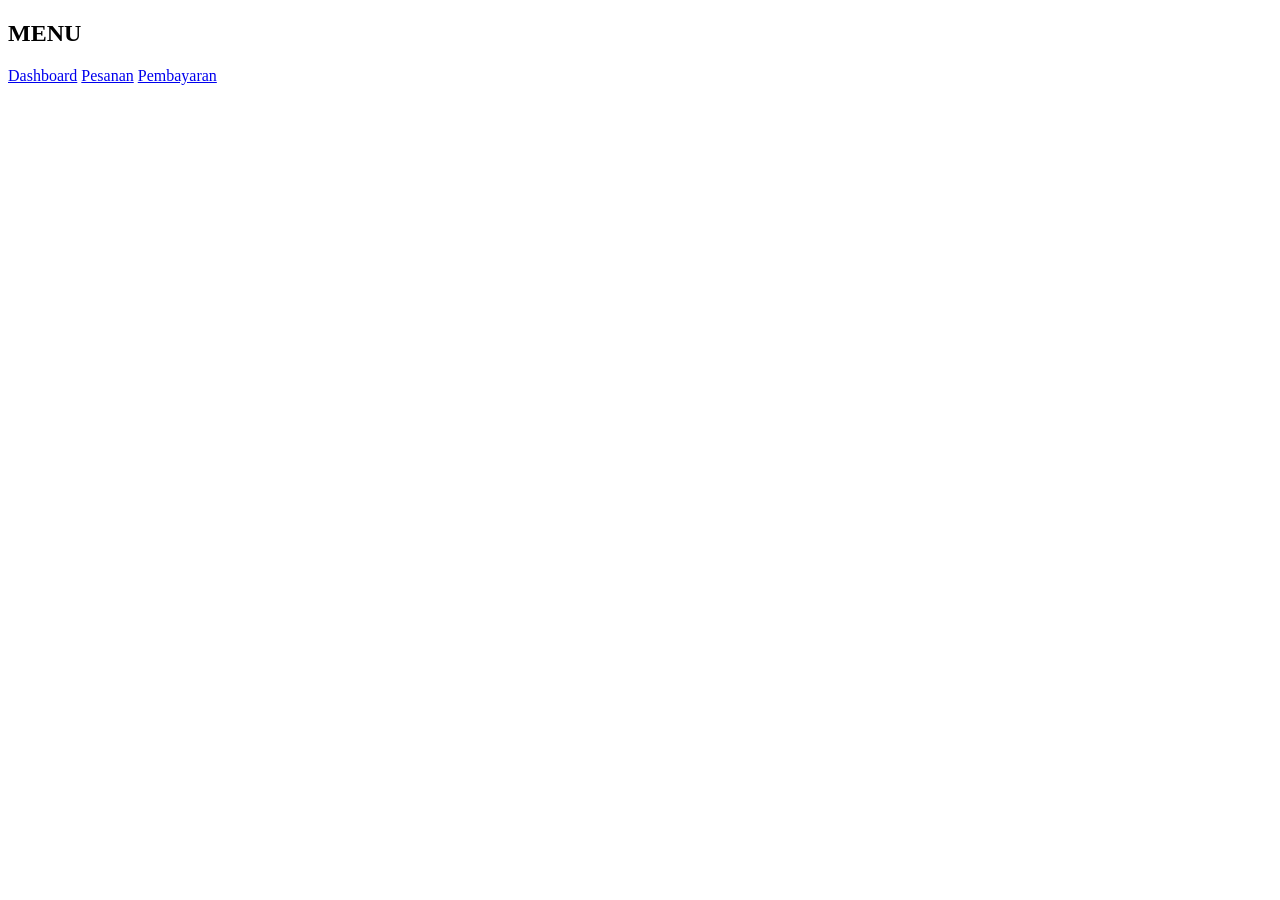
<file: Laundry/templates/admin.html>
<!DOCTYPE html>
<html lang="en">
<head>
    <meta charset="UTF-8">
    <meta name="viewport" content="width=device-width, initial-scale=1.0">
    <title>Document</title>
</head>
<body>
    <aside class="sidebar" id="sidebar">
        <!-- SIDEBAR -->
        <div class="dashboard">
            <h2>MENU</h2>
            <a href="admin?page=dashboardpage" class="active">Dashboard</a>
            <a href="admin?page=orderdashboard" >Pesanan</a>
            <a href="admin?page=paymentdashboard">Pembayaran</a>
        </div>
    </aside>
</body>
</html>
</file>
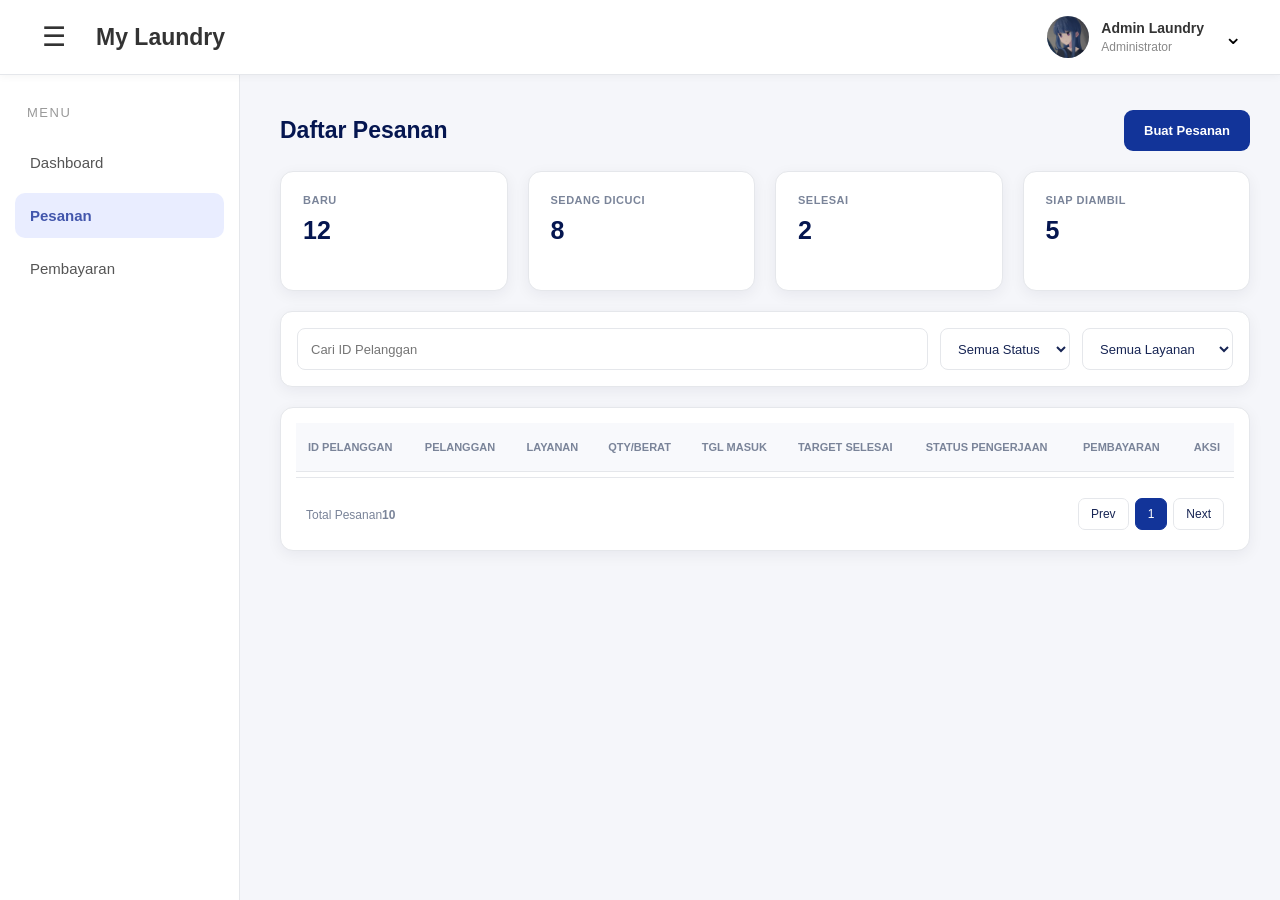
<file: Laundry/templates/pesanan.html>
<!DOCTYPE html>
<html lang="en">
<head>
    <meta charset="UTF-8">
    <meta name="viewport" content="width=device-width, initial-scale=1.0">
    <title>Pesanan</title>
    <link rel="stylesheet" href="../static/css/pesanan.css">
    <link rel="stylesheet" href="../static/css/pengaturan-modal.css">
</head>
<body>
    <!-- PROFILE -->
    <header>
        <div class="header-kiri">
            <button class="menu-button" onclick="bukatutupsidebar()">☰</button>
            <h2>
                My Laundry
            </h2>
        </div>

        <div class="profile">
            <div class="foto-profile">
                <img src="../static/image/Rin Shima (志摩 リン).jpe" alt="potopropil">
            </div>

            <div class="info-profile">
                <span>Admin Laundry</span>
                <small>Administrator</small>
            </div>
            <button class="profile-button" onclick="bukatutupprofile()">⌄</button>
            <div class="profile-page" id="profiledropdown">
                <a href="javascript:void(0)" onclick="bukaModalPengaturan()">Pengaturan</a>
                <a href="/register">Log Out</a>
            </div>
        </div>
    </header>


    <!-- SIDEBAR -->
    <div class="sidebar" id="sidebar">
            <h2>MENU</h2>
            <a href="/dashboardpage" >Dashboard</a>
            <a href="/orderdashboard" class="active" >Pesanan</a>
            <a href="/paymentdashboard">Pembayaran</a>

        </div>
    <!-- Main -->
    <main class="pesanan-content" id="Konten">
        <!-- Kotak Kotak konten -->
        <h3>Daftar Pesanan</h3>
        <div class="order-button">
            <button>Buat Pesanan</button>
        </div>

        <div class="information-box">
            <span><strong>BARU</strong></span>
            <p>12</p>
        </div>

        <div class="information-box">
            <span><strong>SEDANG DICUCI</strong></span>
            <p>8</p>
        </div>

        <div class="information-box">
            <span><strong>SELESAI</strong></span>
            <p>2</p>
        </div>

        <div class="information-box">
            <span><strong>SIAP DIAMBIL</strong></span>
            <p>5</p>
        </div>

        <div class="filter-box">
            <input type="search" name="" id="" placeholder="Cari ID Pelanggan">
            <div>
                <select name="" id="">
                    <option value="all-status">Semua Status</option>
                    <option value="baru">Baru</option>
                    <option value="diproses">Diproses</option>
                    <option value="selesai">Packing</option>
                    <option value="siap diambil">Siap Diambil</option>
                </select>
            </div>
            <div>
                <select name="" id="">
                    <option value="all-service">Semua Layanan</option>
                    <option value="baru">Laundry</option>
                    <option value="diproses">Setrika</option>
                    <option value="selesai">Setrika + Laundry   </option>
                    <option value="siap diambil">Siap Diambil</option>
                </select>
            </div>
        </div>

        <div class="tabel-container">
            <div class="">
                <table class="table-detail">
                    <thead>
                        <tr class="table-row">
                            <th class="column">ID PELANGGAN</th>
                            <th class="column">PELANGGAN</th>
                            <th class="column">LAYANAN</th>
                            <th class="column">QTY/BERAT</th>
                            <th class="column">TGL MASUK</th>
                            <th class="column">TARGET SELESAI</th>
                            <th class="column">STATUS PENGERJAAN</th>
                            <th class="column">PEMBAYARAN</th>
                            <th class="column-btn">AKSI</th>
                        </tr>
                    </thead>

                    <tbody class="order-detail">
                        <!-- DYNAMIC CONTENT PYTHON -->
                    </tbody>
                </table>
            </div>

            <div class="page-container">
                <div class="page-info">
                    <span>Total Pesanan<strong>10</strong></span>
                </div>

                <div class="page-button">
                    <button class="button-page">Prev</button>
                    <a href="" class="button-page-active">1</a>
                    <button class="button-page">Next</button>
                </div>

            </div>
        </div>
    </main>

    <!-- BUAT PESANAN BARU -->
    <div class="new-order">
        <div class="">
            <form action="" class="form-order">
                <h3>Input Pesanan Baru</h3>
                <div class="customer-name">
                    <label>NAMA PELANGGAN</label>
                    <input type="text" name="" id="" placeholder="Contoh : Budi Santoso">
                </div>

                <div class="customer-telp">
                    <label>NO. WHATSAPP</label>                   
                    <input type="text" name="" id="" placeholder="Contoh : 085692991035">
                </div>

                <div class="layanan-berat">
                    <div class="layanan">
                        <label for="">LAYANAN</label>
                        <select name="" id="">
                            <option value="setrika">Setrika</option>
                            <option value="cuci">Laundry</option>
                            <option value="setrika-laundry">Setrika + Laundry</option>
                        </select>
                    </div>

                    <div class="berat-order">
                        <label for="">BERAT (KG)</label>
                        <input type="number" name="" id="" placeholder="5.0">
                    </div>
                </div>

                <div class="biaya-status">
                    <div class="biaya">
                        <label>BIAYA ESTIMASI</label>
                        estimasi harga
                    </div>

                    <div class="status-pembayaran">
                        <label>STATUS PEMBAYARAN</label>
                        <select name="" id="">
                            <option value="lunas">Lunas</option>
                            <option value="belum-dibayar">Belum Lunas</option>
                        </select>
                    </div>
                </div>

                <div class="button-new-order">
                    <button type="button" class="cancel-btn">
                        Batal
                    </button>
                    <button type="submit" class="save-btn">
                        Simpan Pesanan
                    </button>
                </div>
            </form>
        </div>
    </div>

    <!-- DETAIL ORDER -->
    <div class="detail-order">
        <div class="id-order">
            <span><strong>ID-Order</strong></span>
            <span>Detail Pesanan</span>
        </div>

        <div class="detail-order-customer">
            <span>Pelanggan</span>
            <span><strong>--</strong></span>
        </div>
        
        <div class="detail-order-layanan">
            <span>Layanan / Berat</span>
            <div class="berat-layanan">
                <span><strong>--</strong></span>
                <span><strong>--</strong></span>
            </div>
        </div>

        <div class="detail-order-tanggal-masuk">
            <span>Tanggal Masuk</span>
            <span><strong>--</strong></span>
        </div>

        <div class="detail-order-target-selesai">
            <span>Target Selesai</span>
            <span><strong>--</strong></span>
        </div>

        <div class="detail-order-status">
            <span>Status Pengerjaan</span>
            <span><strong>--</strong></span>
        </div>

        <div class="detail-order-tagihan">
            <span>Total Tagihan</span>
            <span><strong>--</strong></span>
        </div>
        
        <div class="note">
            <span>--</span>
        </div>

        <div class="detail-order-button">
            <button type="button" class="detail-order-button-close">
                Tutup
            </button>
        </div>
    </div>
    
    <!-- ========================================== -->
    <!-- MODAL POPUP PENGATURAN ADMIN (HAMPIR FULL) -->
    <!-- ========================================== -->
    <div class="modal-settings-overlay" id="modalSettings">
        <div class="modal-settings-container">
            
            <!-- HEADER MODAL -->
            <div class="modal-settings-header">
                <div>
                    <h3>Pengaturan Admin</h3>
                    <p>Kelola profil, keamanan, tarif layanan, dan preferensi sistem</p>
                </div>
                <button class="close-settings-btn" onclick="tutupModalPengaturan()">&times;</button>
            </div>

            <!-- BODY MODAL (SIDEBAR TAB & KONTEN TAB) -->
            <div class="modal-settings-body">
                
                <!-- NAVIGATION TAB KIRI -->
                <nav class="settings-sidebar">
                    <button class="tab-link active" onclick="switchTab(event, 'tab-profil')">
                        <span> Profil Admin</span>
                    </button>
                    <button class="tab-link" onclick="switchTab(event, 'tab-keamanan')">
                        <span> Keamanan & Sandi</span>
                    </button>
                    <button class="tab-link" onclick="switchTab(event, 'tab-tarif')">
                        <span> Tarif & Layanan</span>
                    </button>
                    <button class="tab-link" onclick="switchTab(event, 'tab-notifikasi')">
                        <span> Notifikasi</span>
                    </button>
                </nav>

                <!-- KONTEN TAB KANAN -->
                <div class="settings-content">
                    
                    <!-- TAB 1: PROFIL -->
                    <div id="tab-profil" class="tab-content active">
                        <h4>Edit Profil Administrator</h4>
                        <form onsubmit="simpanPengaturan(event)">
                            <div class="avatar-section">
                                <img src="Rin Shima (志摩 リン).jpe" alt="Profile" class="avatar-preview">
                                <div>
                                    <button type="button" class="btn-secondary">Ganti Foto</button>
                                    <p class="help-text">Format JPG atau PNG, Maks 2MB</p>
                                </div>
                            </div>

                            <div class="form-grid">
                                <div class="form-group">
                                    <label>Nama Lengkap</label>
                                    <input type="text" value="Admin Laundry" required>
                                </div>
                                <div class="form-group">
                                    <label>Username</label>
                                    <input type="text" value="admin_laundry" required>
                                </div>
                                <div class="form-group">
                                    <label>Email</label>
                                    <input type="email" value="admin@mylaundry.com" required>
                                </div>
                                <div class="form-group">
                                    <label>No. WhatsApp / Telepon</label>
                                    <input type="text" value="085692991035" required>
                                </div>
                            </div>
                            
                            <div class="form-footer">
                                <button type="submit" class="btn-primary">Simpan Perubahan</button>
                            </div>
                        </form>
                    </div>

                    <!-- TAB 2: KEAMANAN -->
                    <div id="tab-keamanan" class="tab-content">
                        <h4>Ganti Kata Sandi</h4>
                        <form onsubmit="simpanPengaturan(event)">
                            <div class="form-group">
                                <label>Kata Sandi Saat Ini</label>
                                <input type="password" placeholder="••••••••" required>
                            </div>
                            <div class="form-group">
                                <label>Kata Sandi Baru</label>
                                <input type="password" placeholder="••••••••" required>
                            </div>
                            <div class="form-group">
                                <label>Konfirmasi Kata Sandi Baru</label>
                                <input type="password" placeholder="••••••••" required>
                            </div>

                            <div class="form-footer">
                                <button type="submit" class="btn-primary">Update Password</button>
                            </div>
                        </form>
                    </div>

                    <!-- TAB 3: TARIF & LAYANAN -->
                    <div id="tab-tarif" class="tab-content">
                        <h4>Pengaturan Tarif Layanan (Per Kg)</h4>
                        <form onsubmit="simpanPengaturan(event)">
                            <div class="form-grid">
                                <div class="form-group">
                                    <label>Harga Cuci Regular (Rp/Kg)</label>
                                    <input type="number" value="7000">
                                </div>
                                <div class="form-group">
                                    <label>Harga Setrika (Rp/Kg)</label>
                                    <input type="number" value="6000">
                                </div>
                                <div class="form-group">
                                    <label>Harga Laundry + Setrika (Rp/Kg)</label>
                                    <input type="number" value="12000">
                                </div>
                                <div class="form-group">
                                    <label>Harga Express (Rp/Kg)</label>
                                    <input type="number" value="18000">
                                </div>
                            </div>

                            <div class="form-footer">
                                <button type="submit" class="btn-primary">Simpan Tarif</button>
                            </div>
                        </form>
                    </div>

                    <!-- TAB 4: NOTIFIKASI -->
                    <div id="tab-notifikasi" class="tab-content">
                        <h4>Preferensi Notifikasi Sistem</h4>
                        <div class="toggle-group">
                            <div>
                                <strong>Notifikasi Pesanan Baru (WhatsApp)</strong>
                                <p class="help-text">Kirim notifikasi otomatis saat pesanan baru dibuat</p>
                            </div>
                            <input type="checkbox" checked>
                        </div>
                        <hr class="divider">
                        <div class="toggle-group">
                            <div>
                                <strong>Laporan Harian via Email</strong>
                                <p class="help-text">Terima ringkasan transaksi setiap pukul 21:00 WIB</p>
                            </div>
                            <input type="checkbox">
                        </div>

                        <div class="form-footer">
                            <button type="button" onclick="simpanPengaturan(event)" class="btn-primary">Simpan Preferensi</button>
                        </div>
                    </div>

                </div>
            </div>

        </div>
    </div>

</body>

<script>
        function bukatutupsidebar() {
            const sidebar = document.getElementById("sidebar");
            const konten = document.getElementById("Konten");

            if (window.innerWidth <= 650) {
                sidebar.classList.toggle("show");
            } else {
                sidebar.classList.toggle("closed");
                konten.classList.toggle("expanded");
            }
        }

        function bukatutupprofile() {
            document.getElementById("profiledropdown")
                .classList.toggle("show");
        }

        // MEMBUKA MODAL PESANAN
        const tombolBuat = document.querySelector(".order-button button");
        const modalPesanan = document.querySelector(".new-order");

        tombolBuat.addEventListener("click", function() {
            modalPesanan.classList.add("show");
        });

        // MENUTUP MODAL PESANAN
        const tombolBatal = document.querySelector(".cancel-btn");

        tombolBatal.addEventListener("click", function() {
            modalPesanan.classList.remove("show");
        });

        // MENUTUP MODAL DETAIL
        const tombolTutup = document.querySelector(".detail-order-button-close");

        tombolTutup.addEventListener("click", function() {
            document.querySelector(".detail-order").classList.remove("show");
        });

        /* --- LOGIK MODAL PENGATURAN --- */
        function bukaModalPengaturan() {
            document.getElementById("modalSettings").classList.add("show");
            document.getElementById("profiledropdown").classList.remove("show");
        }

        function tutupModalPengaturan() {
            document.getElementById("modalSettings").classList.remove("show");
        }

        // Buka/ganti tab pengaturan
        function switchTab(evt, tabId) {
            const tabContents = document.querySelectorAll(".tab-content");
            tabContents.forEach(content => content.classList.remove("active"));

            const tabLinks = document.querySelectorAll(".tab-link");
            tabLinks.forEach(link => link.classList.remove("active"));

            document.getElementById(tabId).classList.add("active");
            evt.currentTarget.classList.add("active");
        }

        function simpanPengaturan(e) {
            e.preventDefault();
            alert("Pengaturan berhasil disimpan!");
        }

        // Tutup modal jika area luar (backdrop) diklik
        document.getElementById("modalSettings").addEventListener("click", function(e) {
            if (e.target === this) {
                tutupModalPengaturan();
            }
        });

        // Tutup modal dengan tombol ESC
        document.addEventListener("keydown", function(e) {
            if (e.key === "Escape") {
                tutupModalPengaturan();
            }
        });
</script>
</html>
</file>
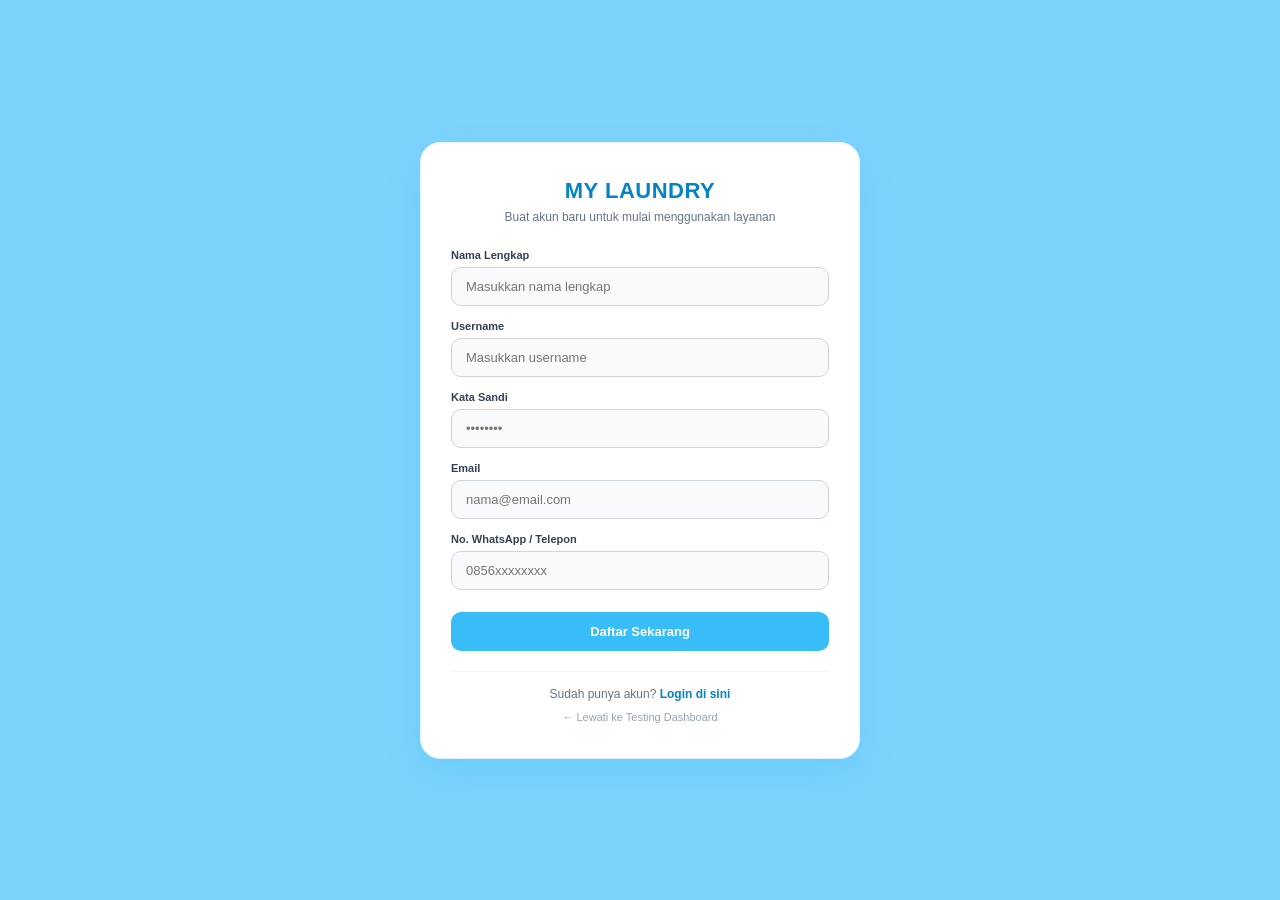
<file: Laundry/templates/register.html>
<!DOCTYPE html>
<html lang="id">
<head>
    <meta charset="UTF-8">
    <meta name="viewport" content="width=device-width, initial-scale=1.0">
    <title>Register - My Laundry</title>
    <link rel="stylesheet" href="../static/css/register.css">
</head>
<body>
    <div class="back-register">
        <form class="register" method="POST" action="/register">
            <div class="register-header">
                <h2>MY LAUNDRY</h2>
                <p>Buat akun baru untuk mulai menggunakan layanan</p>
            </div>

            <div class="form-reg">
                <label for="nama_lengkap">Nama Lengkap</label>
                <input
                    type="text"
                    id="nama_lengkap"
                    name="nama_lengkap"
                    placeholder="Masukkan nama lengkap"
                    required
                >
            </div>

            <!-- USERNAME -->
            <div class="form-reg">
                <label for="username">Username</label>
                <input type="text" name="username_user" id="username" placeholder="Masukkan username" required>
            </div>

            <!-- PASSWORD -->
            <div class="form-reg">
                <label for="password">Kata Sandi</label>
                <input type="password" name="password_user" id="password" placeholder="••••••••" required>
            </div>

            <!-- EMAIL -->
            <div class="form-reg">
                <label for="email">Email</label>
                <input type="email" name="email_user" id="email" placeholder="nama@email.com" required>
            </div>

            <!-- NO TELP -->
            <div class="form-reg">
                <label for="phone">No. WhatsApp / Telepon</label>
                <input type="text" name="no_telp" id="phone" placeholder="0856xxxxxxxx" required>
            </div>

            <!-- ALAMAT -->
            <!-- <div class="form-reg">
                <label for="address">Alamat Lengkap</label>
                <input type="text" name="alamat_user" id="address" placeholder="Contoh: Jl. Kenanga No. 149" required>
            </div> -->

            <!-- SUBMIT BUTTON -->
            <div class="button-reg-container">
                <button type="submit" class="log-button">Daftar Sekarang</button>
            </div>

            <!-- LINK LOGIN & TESTING -->
            <div class="register-footer">
                <a href="/login" class="login-text">Sudah punya akun? <strong>Login di sini</strong></a>
                <a href="/" class="testing-link">← Lewati ke Testing Dashboard</a>
            </div>
        </form>
    </div>
</body>
</html>
</file>
<file: Laundry/static/css/pesanan.css>
/* =========================================
   MY LAUNDRY - PESANAN
   COLOR THEME: NAVY BLUE + WHITE + GREEN
========================================= */

:root {
    --navy-dark: #00072D;
    --navy: #051650;
    --blue-dark: #0A2472;
    --blue: #123499;
    --green: #5CAF73;

    --background: #F4F5F9;
    --white: #FFFFFF;
    --text: #172554;
    --text-light: #7A8499;
    --border: #E5E7EB;

    --shadow: 0 4px 15px rgba(0, 7, 45, 0.06);
}


/* =========================
   RESET DASAR
========================= */

* {
    margin: 0;
    padding: 0;
    box-sizing: border-box;
}

body {
    font-family: Arial, sans-serif;
    background-color: #f5f6fa;
    color: #333;
}

/* =========================
   HEADER
========================= */

header {
    width: 100%;
    height: 75px;
    background-color: #ffffff;

    display: flex;
    align-items: center;
    justify-content: space-between;

    padding: 0 30px;

    position: fixed;
    top: 0;
    left: 0;

    z-index: 100;

    border-bottom: 1px solid #e5e7eb;
    box-shadow: 0 2px 8px rgba(0, 0, 0, 0.04);
}

.header-kiri {
    display: flex;
    align-items: center;
    gap: 18px;
}

.header-kiri h2 {
    font-size: 23px;
    color: #333;
}

/* HAMBURGER */

.menu-button {
    border: none;
    background: transparent;

    font-size: 27px;
    color: #333;

    cursor: pointer;

    padding: 8px 12px;
    border-radius: 8px;

    transition: 0.2s;
}

.menu-button:hover {
    background-color: #f0f0f0;
}

/* =========================
   PROFILE KANAN ATAS
========================= */

.profile {
    position: relative;

    display: flex;
    align-items: center;
    gap: 12px;
}

.foto-profile {
    width: 42px;
    height: 42px;

    border-radius: 50%;
    background-color: #e3e8f5;

    overflow: hidden;

    display: flex;
    align-items: center;
    justify-content: center;
}

.foto-profile img {
    width: 100%;
    height: 100%;
    object-fit: cover;
}

.info-profile {
    display: flex;
    flex-direction: column;
    gap: 4px;
}

.info-profile span {
    font-size: 14px;
    font-weight: bold;
    color: #333;
}

.info-profile small {
    font-size: 12px;
    color: #888;
}

.profile-button {
    border: none;
    background: transparent;

    font-size: 22px;
    cursor: pointer;

    padding: 5px 8px;
    border-radius: 6px;
}

.profile-button:hover {
    background-color: #f0f0f0;
}

/* DROPDOWN PROFILE */

.profile-page {
    display: none;

    position: absolute;
    top: calc(100% + 15px);
    right: 0;

    width: 190px;

    background-color: #ffffff;

    border-radius: 12px;
    border: 1px solid #eeeeee;

    box-shadow: 0 5px 20px rgba(0, 0, 0, 0.15);

    padding: 8px;

    z-index: 200;
}

.profile-page.show {
    display: block;
}

.profile-page a {
    display: block;

    text-decoration: none;
    color: #333;

    padding: 12px;
    border-radius: 8px;

    font-size: 14px;

    transition: 0.2s;
}

.profile-page a:hover {
    background-color: #e9edff;
    color: #4256ac;
}

/* =========================
   SIDEBAR
========================= */

.sidebar {
    position: fixed;

    top: 75px;
    left: 0;

    width: 240px;
    height: calc(100vh - 75px);

    background-color: #ffffff;

    padding: 25px 15px;

    overflow-y: auto;

    border-right: 1px solid #e5e7eb;

    transition: transform 0.3s ease;

    z-index: 50;
}

/* JUDUL MENU */

.sidebar h2 {
    font-size: 13px;
    font-weight: normal;

    color: #999;

    margin: 5px 12px 20px;

    letter-spacing: 1.5px;
}

/* LINK SIDEBAR */

.sidebar a {
    display: block;

    text-decoration: none;
    color: #555;

    padding: 14px 15px;
    margin-bottom: 8px;

    border-radius: 10px;

    font-size: 15px;

    transition: 0.2s;
}

/* HOVER MENU */

.sidebar a:hover {
    background-color: #e9edff;
    color: #4256ac;

    padding-left: 20px;
}

/* MENU AKTIF */

.sidebar a.active {
    background-color: #e9edff;
    color: #4256ac;

    font-weight: bold;
}

/* SIDEBAR DITUTUP */

.sidebar.closed {
    transform: translateX(-100%);
}

/* =========================
   RESPONSIVE
========================= */

@media (max-width: 600px) {

    header {
        padding: 0 12px;
    }

    .header-kiri {
        gap: 8px;
    }

    .header-kiri h2 {
        font-size: 18px;
    }

    .info-profile {
        display: none;
    }

    .profile {
        gap: 5px;
    }

    .sidebar {
        width: 220px;
    }

}

/* =========================================
   MAIN CONTENT
========================================= */

.pesanan-content {
    margin-left: 250px;
    padding: 110px 30px 40px;

    display: grid;
    grid-template-columns: repeat(4, minmax(0, 1fr));
    gap: 20px;

    transition: 0.3s ease;
}

.pesanan-content h3 {
    grid-column: 1 / 4;
    align-self: center;
    font-size: 23px;
    color: var(--navy);
}

/* =========================================
   BUTTON BUAT PESANAN
========================================= */

.order-button {
    grid-column: 4 / 5;
    display: flex;
    justify-content: flex-end;
    align-items: center;
}

.order-button button {
    background: var(--blue);
    color: var(--white);
    border: none;
    border-radius: 9px;
    padding: 13px 20px;
    font-size: 13px;
    font-weight: 600;
    cursor: pointer;
    transition: 0.2s;
}

.order-button button:hover {
    background: var(--navy);
    transform: translateY(-2px);
}

/* =========================================
   INFORMATION BOX / STATISTICS
========================================= */

.information-box {
    background: var(--white);
    padding: 22px;
    min-height: 120px;

    border: 1px solid var(--border);
    border-radius: 13px;
    box-shadow: var(--shadow);
}

.information-box span {
    display: block;
    font-size: 11px;
    color: var(--text-light);
    letter-spacing: 0.5px;
}

.information-box p {
    font-size: 25px;
    font-weight: 700;
    color: var(--navy);
    margin-top: 10px;
}

/* =========================================
   FILTER BOX
========================================= */

.filter-box {
    grid-column: 1 / -1;

    background: var(--white);
    padding: 16px;
    border: 1px solid var(--border);
    border-radius: 12px;
    box-shadow: var(--shadow);

    display: flex;
    align-items: center;
    gap: 12px;
}

.filter-box input {
    flex: 1;
    min-width: 150px;
}

.filter-box input,
.filter-box select {
    height: 42px;
    padding: 0 13px;
    border: 1px solid var(--border);
    border-radius: 8px;
    background: var(--white);
    color: var(--text);
    outline: none;
    font-size: 13px;
}

.filter-box input:focus,
.filter-box select:focus {
    border-color: var(--blue);
}

/* =========================================
   TABLE PESANAN
========================================= */

.tabel-container {
    grid-column: 1 / -1;

    background: var(--white);
    border: 1px solid var(--border);
    border-radius: 13px;
    box-shadow: var(--shadow);

    padding: 15px;
    overflow-x: auto;
}

.table-detail {
    width: 100%;
    border-collapse: collapse;
    min-width: 900px;
}

.table-detail thead {
    background: #F8F9FC;
}

.table-detail th {
    padding: 18px 12px;
    font-size: 11px;
    font-weight: 700;
    color: var(--text-light);
    text-align: left;
    white-space: nowrap;
    border-bottom: 1px solid var(--border);
}

.table-detail td {
    padding: 18px 12px;
    font-size: 12px;
    color: var(--text);
    border-bottom: 1px solid var(--border);
}

.table-detail tbody tr:hover {
    background: #F8FAFF;
}

.table-detail tbody tr:last-child td {
    border-bottom: none;
}

.column-btn {
    text-align: center !important;
}

/* =========================================
   PAGINATION
========================================= */

.page-container {
    display: flex;
    justify-content: space-between;
    align-items: center;
    padding: 20px 10px 5px;
    border-top: 1px solid var(--border);
    margin-top: 5px;
}

.page-info span {
    font-size: 12px;
    color: var(--text-light);
}

.page-button {
    display: flex;
    align-items: center;
    gap: 6px;
}

.page-button button,
.page-button a {
    text-decoration: none;
    border: 1px solid var(--border);
    background: var(--white);
    color: var(--text);
    padding: 8px 12px;
    border-radius: 7px;
    font-size: 12px;
    cursor: pointer;
}

.page-button .button-page-active {
    background: var(--blue);
    color: var(--white);
    border-color: var(--blue);
}

/* =========================================
   MODAL BUAT PESANAN BARU
========================================= */

.new-order {
    display: none;

    position: fixed;
    inset: 0;
    background: rgba(0, 7, 45, 0.45);
    backdrop-filter: blur(4px);

    justify-content: center;
    align-items: center;

    padding: 20px;
    z-index: 200;
}

.new-order.show {
    display: flex;
}

.form-order {
    width: 100%;
    max-width: 500px;
    background: var(--white);

    padding: 25px;
    border-radius: 13px;
    box-shadow: 0 10px 40px rgba(0, 0, 0, 0.15);

    display: flex;
    flex-direction: column;
    gap: 18px;
}

.customer-name,
.customer-telp {
    display: flex;
    flex-direction: column;
    gap: 8px;
}

.form-order label {
    font-size: 11px;
    font-weight: 700;
    color: #64748B;
}

.form-order input,
.form-order select {
    width: 100%;
    height: 42px;
    border: 1px solid var(--border);
    border-radius: 8px;
    padding: 0 12px;
    font-size: 13px;
    outline: none;
    background: var(--white);
    color: var(--text);
}

.form-order input:focus,
.form-order select:focus {
    border-color: var(--blue);
}

.layanan-berat,
.biaya-status {
    display: grid;
    grid-template-columns: 1fr 1fr;
    gap: 12px;
}

.layanan,
.berat-order,
.biaya,
.status-pembayaran {
    display: flex;
    flex-direction: column;
    gap: 8px;
}

.button-new-order {
    display: flex;
    justify-content: flex-end;
    gap: 10px;
    margin-top: 5px;
}

.button-new-order button {
    padding: 11px 18px;
    border: none;
    border-radius: 8px;
    cursor: pointer;
    font-size: 13px;
    font-weight: 600;
}

.button-new-order button[type="submit"] {
    background: var(--blue);
    color: var(--white);
}

.button-new-order button[type="submit"]:hover {
    background: var(--navy);
}

.button-new-order .cancel-btn {
    background: #F1F3F7;
    color: var(--text);
}

/* =========================================
   MODAL DETAIL PESANAN
========================================= */

.detail-order {
    display: none;

    position: fixed;
    inset: 0;
    background: rgba(0, 7, 45, 0.45);
    backdrop-filter: blur(4px);

    justify-content: center;
    align-items: center;

    padding: 20px;
    z-index: 210;
}

.detail-order.show {
    display: flex;
}

.id-order,
.detail-order-customer,
.detail-order-layanan,
.detail-order-tanggal-masuk,
.detail-order-target-selesai,
.detail-order-status,
.detail-order-tagihan {
    display: flex;
    justify-content: space-between;
    align-items: center;
    gap: 15px;
    padding: 14px 0;
    border-bottom: 1px solid var(--border);
    font-size: 13px;
}

.id-order {
    display: flex;
    flex-direction: column;
    align-items: flex-start;
    gap: 5px;
}

.id-order strong {
    color: var(--navy);
    font-size: 17px;
}

.id-order span:last-child {
    color: var(--text-light);
    font-size: 12px;
}

.detail-order > div {
    max-width: 450px;
}

.detail-order {
    flex-direction: column;
}

.detail-order > div:not(.id-order) {
    width: 100%;
}

.detail-order > div:first-child {
    border-bottom: 1px solid var(--border);
    padding-bottom: 15px;
}

.detail-order-customer > span:first-child,
.detail-order-layanan > span:first-child,
.detail-order-tanggal-masuk > span:first-child,
.detail-order-target-selesai > span:first-child,
.detail-order-status > span:first-child,
.detail-order-tagihan > span:first-child {
    color: var(--text-light);
}

.detail-order strong {
    color: var(--navy);
}

.note {
    background: #F4F6FA;
    padding: 15px;
    border-radius: 9px;
    font-size: 12px;
    color: var(--text-light);
    margin-top: 15px;
}

.detail-order-button {
    display: flex;
    justify-content: flex-end;
    padding-top: 15px;
}

.detail-order-button button {
    padding: 10px 20px;
    border: none;
    border-radius: 8px;
    background: var(--blue);
    color: var(--white);
    cursor: pointer;
}

/* =========================================
   RESPONSIVE
========================================= */

@media (max-width: 1000px) {

    .pesanan-content {
        grid-template-columns: repeat(2, minmax(0, 1fr));
    }

    .pesanan-content h3 {
        grid-column: 1 / 2;
    }

    .order-button {
        grid-column: 2 / 3;
    }

    .information-box {
        min-height: 110px;
    }
}

@media (max-width: 650px) {

    header {
        padding: 0 15px;
    }

    .header-kiri {
        gap: 12px;
    }

    .header-kiri h2 {
        font-size: 18px;
    }

    .info-profile {
        display: none;
    }

    .sidebar {
        width: 220px;
        transform: translateX(-100%);
    }

    .sidebar.show {
        transform: translateX(0);
    }

    .pesanan-content {
        margin-left: 0;
        padding: 100px 15px 30px;
        grid-template-columns: 1fr 1fr;
        gap: 12px;
    }

    .pesanan-content h3 {
        grid-column: 1 / -1;
        font-size: 20px;
    }

    .order-button {
        grid-column: 1 / -1;
        justify-content: flex-start;
    }

    .information-box {
        padding: 16px;
    }

    .information-box p {
        font-size: 21px;
    }

    .filter-box {
        flex-wrap: wrap;
    }

    .filter-box input {
        flex-basis: 100%;
    }

    .filter-box select {
        max-width: 100%;
    }

    .layanan-berat,
    .biaya-status {
        grid-template-columns: 1fr;
    }

    .form-order {
        max-height: 90vh;
        overflow-y: auto;
    }
}

.detail-order {
    width: 450px;
    max-width: calc(100% - 30px);
    max-height: 90vh;
    overflow-y: auto;

    position: fixed;
    top: 50%;
    left: 50%;
    right: auto;
    bottom: auto;
    inset: auto;

    transform: translate(-50%, -50%);
    background: white;
    padding: 25px;
    border-radius: 13px;
    box-shadow: 0 10px 40px rgba(0, 0, 0, 0.15);
}

.detail-order::before {
    content: "";
    position: fixed;
    inset: 0;
    background: rgba(0, 7, 45, 0.45);
    backdrop-filter: blur(4px);
    z-index: -1;
}
.sidebar.closed {
    transform: translateX(-100%);
}

.pesanan-content.expanded {
    margin-left: 0;
}
</file>
<file: Laundry/static/css/pengaturan-modal.css>
/* ==========================================
   STYLING MODAL PENGATURAN ADMIN (HAMPIR FULL)
========================================== */

/* Overlay Latar Gelap */
.modal-settings-overlay {
    position: fixed;
    inset: 0;
    width: 100%;
    height: 100%;
    background-color: rgba(15, 23, 42, 0.6);
    backdrop-filter: blur(6px);
    display: flex;
    align-items: center;
    justify-content: center;
    z-index: 1000;
    opacity: 0;
    visibility: hidden;
    transition: opacity 0.25s ease, visibility 0.25s ease;
}

.modal-settings-overlay.show {
    opacity: 1;
    visibility: visible;
}

/* Kontainer Utama Modal Pop-up */
.modal-settings-container {
    width: 90%;
    max-width: 1100px;
    height: 85vh;
    background-color: #ffffff;
    border-radius: 20px;
    box-shadow: 0 20px 50px rgba(0, 0, 0, 0.25);
    display: flex;
    flex-direction: column;
    overflow: hidden;
    transform: scale(0.95);
    transition: transform 0.25s ease;
}

.modal-settings-overlay.show .modal-settings-container {
    transform: scale(1);
}

/* Header Modal */
.modal-settings-header {
    padding: 20px 28px;
    background-color: #f8fafc;
    border-bottom: 1px solid #e2e8f0;
    display: flex;
    align-items: center;
    justify-content: space-between;
}

.modal-settings-header h3 {
    font-size: 18px;
    color: #1e293b;
    margin-bottom: 4px;
}

.modal-settings-header p {
    font-size: 13px;
    color: #64748b;
}

.close-settings-btn {
    background: transparent;
    border: none;
    font-size: 28px;
    color: #64748b;
    cursor: pointer;
    line-height: 1;
    padding: 4px 8px;
    border-radius: 8px;
    transition: 0.2s;
}

.close-settings-btn:hover {
    background-color: #e2e8f0;
    color: #0f172a;
}

/* Body Modal Layout Kiri (Tab) & Kanan (Content) */
.modal-settings-body {
    display: flex;
    flex: 1;
    overflow: hidden;
}

/* Sidebar Tab Kiri */
.settings-sidebar {
    width: 240px;
    background-color: #f1f5f9;
    border-right: 1px solid #e2e8f0;
    padding: 20px 12px;
    display: flex;
    flex-direction: column;
    gap: 8px;
}

.tab-link {
    width: 100%;
    text-align: left;
    padding: 12px 16px;
    border: none;
    background: transparent;
    border-radius: 10px;
    font-size: 14px;
    font-weight: bold;
    color: #475569;
    cursor: pointer;
    transition: 0.2s;
}

.tab-link:hover {
    background-color: #e2e8f0;
    color: #1e293b;
}

.tab-link.active {
    background-color: #5145ed;
    color: #ffffff;
}

/* Area Konten Tab Kanan */
.settings-content {
    flex: 1;
    padding: 30px;
    overflow-y: auto;
}

.tab-content {
    display: none;
}

.tab-content.active {
    display: block;
    animation: fadeIn 0.2s ease;
}

@keyframes fadeIn {
    from { opacity: 0; transform: translateY(6px); }
    to { opacity: 1; transform: translateY(0); }
}

.tab-content h4 {
    font-size: 16px;
    color: #1e293b;
    margin-bottom: 20px;
    padding-bottom: 10px;
    border-bottom: 1px solid #f1f5f9;
}

/* Form Styles */
.avatar-section {
    display: flex;
    align-items: center;
    gap: 20px;
    margin-bottom: 24px;
}

.avatar-preview {
    width: 70px;
    height: 70px;
    border-radius: 50%;
    object-fit: cover;
    border: 2px solid #5145ed;
}

.form-grid {
    display: grid;
    grid-template-columns: 1fr 1fr;
    gap: 16px;
}

.form-group {
    display: flex;
    flex-direction: column;
    gap: 6px;
    margin-bottom: 16px;
}

.form-group label {
    font-size: 12px;
    font-weight: bold;
    color: #475569;
}

.form-group input {
    width: 100%;
    padding: 10px 14px;
    border: 1px solid #cbd5e1;
    border-radius: 8px;
    outline: none;
    font-size: 13px;
    transition: 0.2s;
}

.form-group input:focus {
    border-color: #5145ed;
    box-shadow: 0 0 0 3px rgba(81, 69, 237, 0.15);
}

.help-text {
    font-size: 11px;
    color: #94a3b8;
    margin-top: 4px;
}

.toggle-group {
    display: flex;
    justify-content: space-between;
    align-items: center;
    padding: 12px 0;
}

.toggle-group input[type="checkbox"] {
    width: 20px;
    height: 20px;
    cursor: pointer;
}

.divider {
    border: none;
    border-top: 1px solid #f1f5f9;
    margin: 10px 0;
}

/* Footer & Button */
.form-footer {
    margin-top: 25px;
    padding-top: 15px;
    border-top: 1px solid #f1f5f9;
    display: flex;
    justify-content: flex-end;
}

.btn-primary {
    background: linear-gradient(120deg, #5145ed, #6335d5);
    color: white;
    border: none;
    padding: 10px 20px;
    border-radius: 8px;
    font-size: 13px;
    font-weight: bold;
    cursor: pointer;
    transition: 0.2s;
}

.btn-primary:hover {
    opacity: 0.9;
    transform: translateY(-1px);
}

.btn-secondary {
    background-color: #f1f5f9;
    color: #334155;
    border: 1px solid #cbd5e1;
    padding: 8px 14px;
    border-radius: 8px;
    font-size: 12px;
    font-weight: bold;
    cursor: pointer;
}

.btn-secondary:hover {
    background-color: #e2e8f0;
}

/* Responsif Mobile */
@media (max-width: 768px) {
    .modal-settings-container {
        width: 95%;
        height: 92vh;
    }

    .modal-settings-body {
        flex-direction: column;
    }

    .settings-sidebar {
        width: 100%;
        flex-direction: row;
        overflow-x: auto;
        padding: 10px;
        border-right: none;
        border-bottom: 1px solid #e2e8f0;
    }

    .tab-link {
        white-space: nowrap;
        padding: 8px 12px;
        font-size: 12px;
    }

    .form-grid {
        grid-template-columns: 1fr;
    }

    .settings-content {
        padding: 20px;
    }
}
</file>
<file: Laundry/static/css/register.css>
/* =========================
   RESET & DASAR
========================= */
* {
    margin: 0;
    padding: 0;
    box-sizing: border-box;
}

body {
    font-family: Arial, sans-serif;
    background-color: #f0f7ff;
    color: #1e293b;
}

/* =========================
   HALAMAN LATAR BELAKANG
========================= */
.back-register {
    width: 100vw;
    height: 100vh;
    /* Gradasi Biru Muda Segar */
    background:  #7dd3fc;
    display: flex;
    align-items: center;
    justify-content: center;
    padding: 20px;
}

/* =========================
   KARTU FORM REGISTER
========================= */
.register {
    width: 100%;
    max-width: 440px;
    background-color: #ffffff;
    padding: 35px 30px;
    border-radius: 20px;
    /* Bayangan lembut dengan nuansa biru */
    box-shadow: 0 15px 35px rgba(14, 165, 233, 0.15);
    border: 1px solid #e0f2fe;
    animation: fadeInModal 0.3s ease-out;
}

@keyframes fadeInModal {
    from {
        opacity: 0;
        transform: translateY(15px) scale(0.97);
    }
    to {
        opacity: 1;
        transform: translateY(0) scale(1);
    }
}

/* Header Form */
.register-header {
    text-align: center;
    margin-bottom: 25px;
}

.register-header h2 {
    font-size: 22px;
    font-weight: bold;
    color: #0284c7; /* Biru Cerah */
    letter-spacing: 0.5px;
    margin-bottom: 6px;
}

.register-header p {
    font-size: 12px;
    color: #64748b;
}

/* Form Group */
.form-reg {
    display: flex;
    flex-direction: column;
    gap: 6px;
    margin-bottom: 14px;
}

.form-reg label {
    font-size: 11px;
    font-weight: bold;
    color: #334155;
}

.form-reg input {
    width: 100%;
    padding: 11px 14px;
    border: 1px solid #cbd5e1;
    border-radius: 10px;
    outline: none;
    background-color: #f8fafc;
    font-size: 13px;
    color: #334155;
    transition: 0.2s;
}

.form-reg input:focus {
    border-color: #38bdf8; /* Biru Muda Fokus */
    background-color: #ffffff;
    box-shadow: 0 0 0 3px rgba(56, 189, 248, 0.2);
}

/* Tombol Submit */
.button-reg-container {
    margin-top: 22px;
}

.log-button {
    width: 100%;
    padding: 12px;
    border: none;
    border-radius: 10px;
    /* Gradasi Tombol Biru Muda ke Biru Sedang */
    background: #38bdf8;
    color: white;
    font-size: 13px;
    font-weight: bold;
    cursor: pointer;
    transition: 0.2s;
}

.log-button:hover {
    color: #025886;
}

/* Footer Link */
.register-footer {
    display: flex;
    flex-direction: column;
    align-items: center;
    gap: 10px;
    margin-top: 20px;
    padding-top: 15px;
    border-top: 1px solid #f1f5f9;
}

.login-text {
    font-size: 12px;
    color: #64748b;
    text-decoration: none;
    transition: 0.2s;
}

.login-text strong {
    color: #0284c7;
}

.login-text:hover {
    color: #025886;
}

.testing-link {
    font-size: 11px;
    color: #94a3b8;
    text-decoration: none;
    transition: 0.2s;
}

.testing-link:hover {
    color: #334155;
    text-decoration: underline;
}

/* =========================
   RESPONSIF HP
========================= */
@media (max-width: 480px) {
    .back-register {
        padding: 15px;
    }

    .register {
        padding: 25px 20px;
    }
}
</file>
